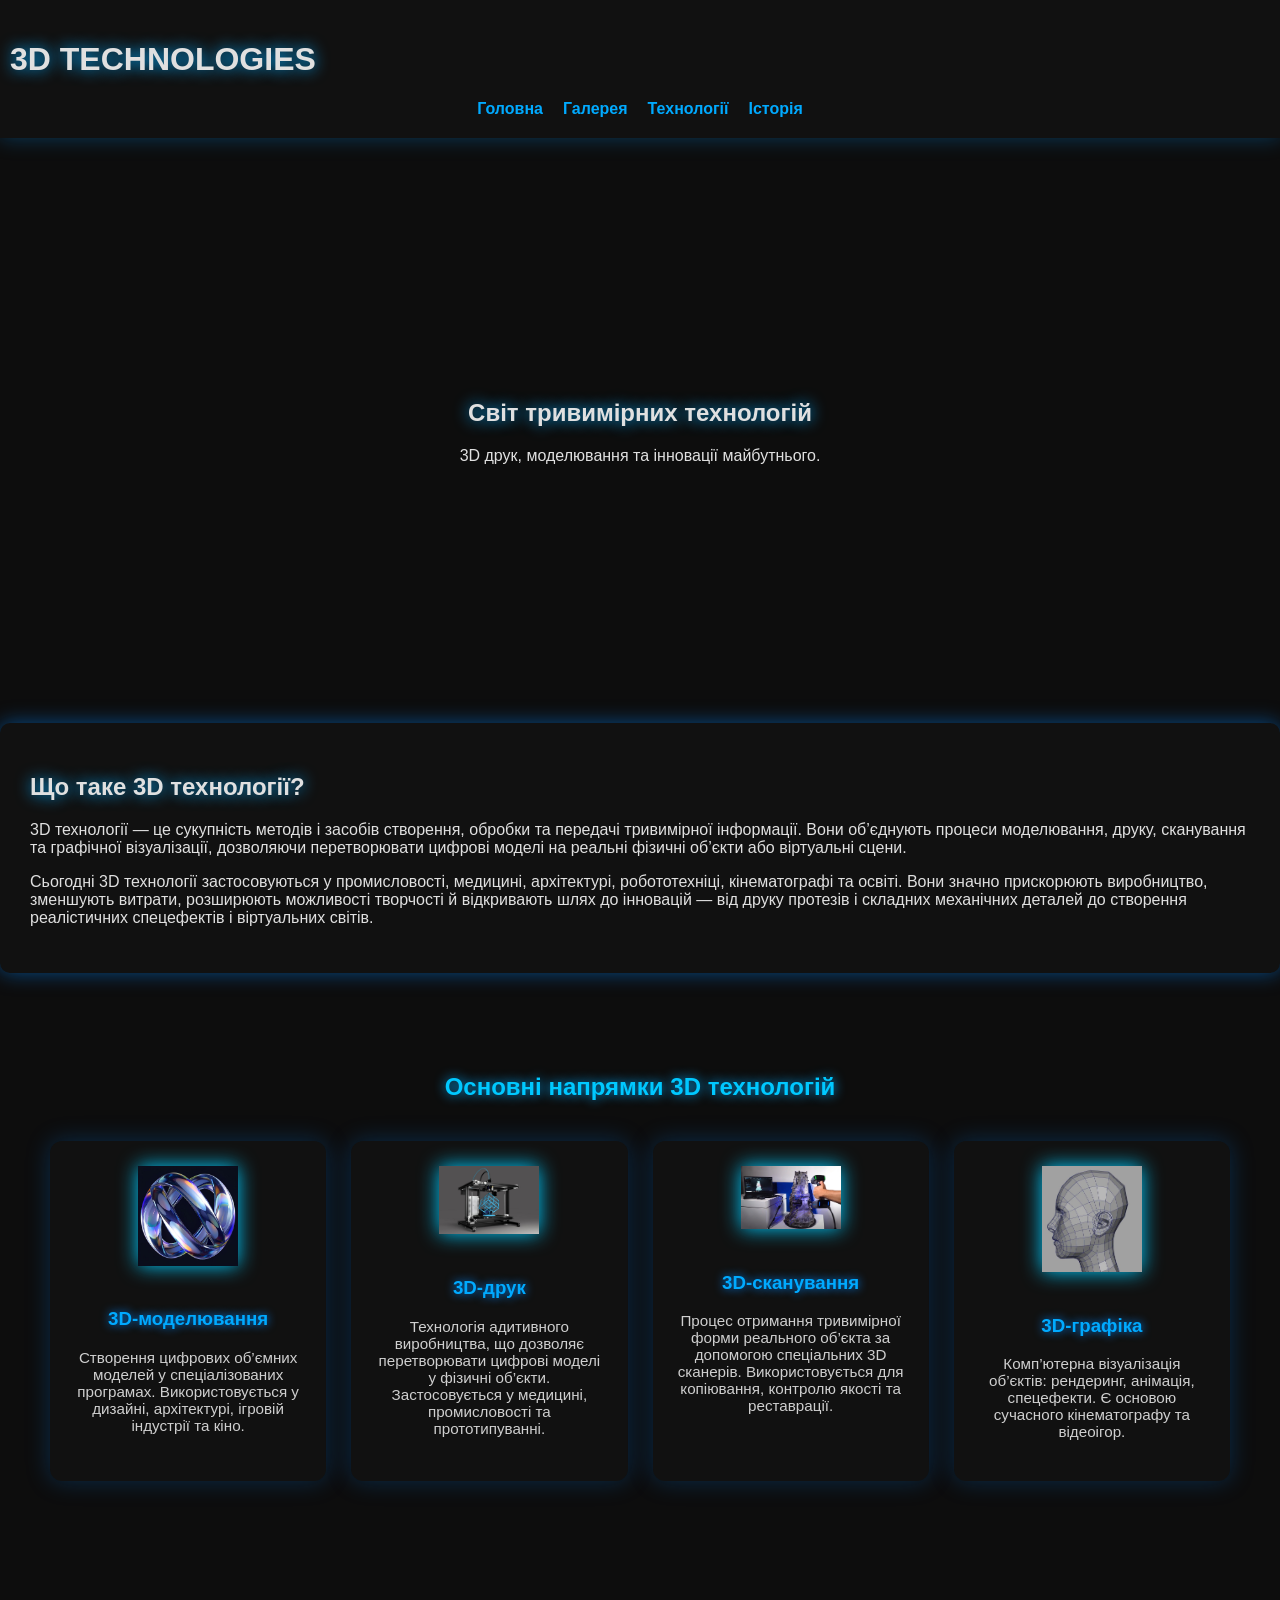
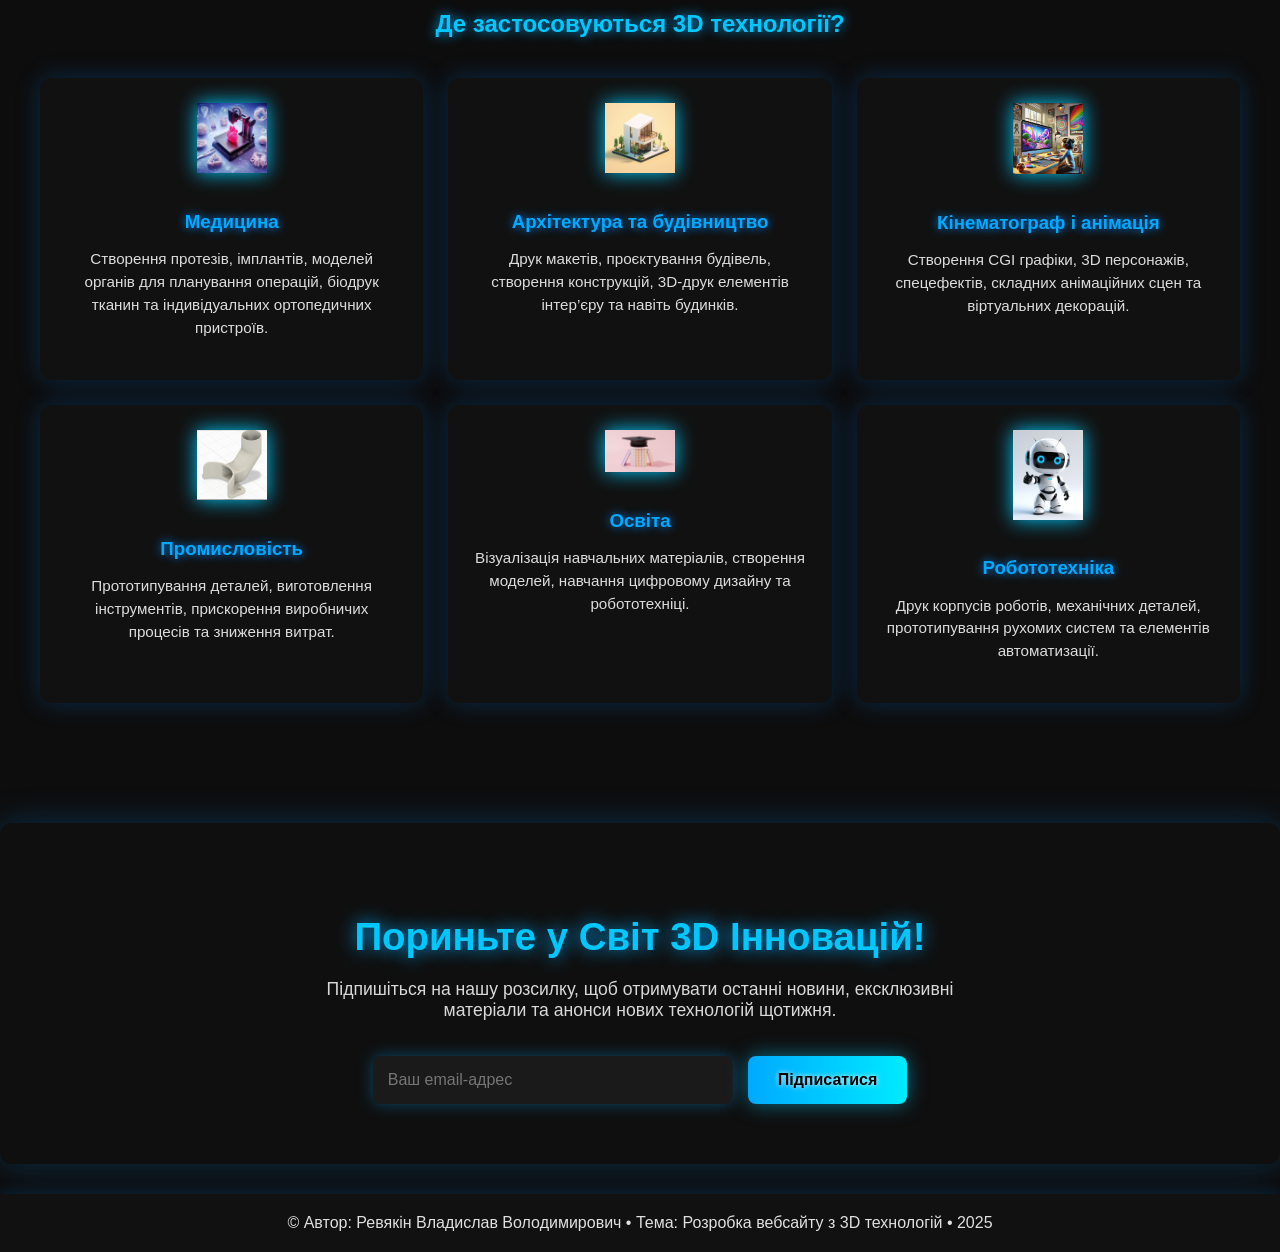
<file: index.html>
<!DOCTYPE html>
<html lang="uk">
<head>
    <meta charset="UTF-8">
    <meta name="viewport" content="width=device-width, initial-scale=1.0">
    <title>3D Technologies — Головна</title>
    <link rel="stylesheet" href="styles/main.css">
    <script src="scripts/menu.js" defer></script>
    <script src="scripts/subscribe.js" defer></script>

</head>
<body>

<header>
    <h1>3D TECHNOLOGIES</h1>

    <div class="burger" onclick="toggleMenu()">
        <div></div><div></div><div></div>
    </div>

    <nav class="nav">
        <a href="index.html">Головна</a>
        <a href="gallery.html">Галерея</a>
        <a href="technology.html">Технології</a>
        <a href="history.html">Історія</a>

    </nav>

    <div class="mobile-menu" id="mobileMenu">
        <a href="index.html">Головна</a>
        <a href="gallery.html">Галерея</a>
        <a href="technology.html">Технології</a>
        <a href="history.html">Історія</a>

    </div>
</header>

<section class="hero">
    <video autoplay muted loop class="hero-video">
        <source src="video/videoplayback.mp4" type="video/mp4">
    </video>
    <div class="hero-content">
        <h2>Світ тривимірних технологій</h2>
        <p>3D друк, моделювання та інновації майбутнього.</p>
    </div>
</section>

<section class="glow-block">
    <h2>Що таке 3D технології?</h2>

    <p>
        3D технології — це сукупність методів і засобів створення, обробки та
        передачі тривимірної інформації. Вони об’єднують процеси моделювання,
        друку, сканування та графічної візуалізації, дозволяючи перетворювати
        цифрові моделі на реальні фізичні об’єкти або віртуальні сцени.
    </p>

    <p>
        Сьогодні 3D технології застосовуються у промисловості, медицині,
        архітектурі, робототехніці, кінематографі та освіті. Вони значно
        прискорюють виробництво, зменшують витрати, розширюють можливості
        творчості й відкривають шлях до інновацій — від друку протезів і
        складних механічних деталей до створення реалістичних спецефектів
        і віртуальних світів.
    </p>
</section>


<section class="tech-types">
    <h2>Основні напрямки 3D технологій</h2>

    <div class="tech-grid">

        <div class="tech-card">
            <img src="images/icons/icons1.jpg" alt="3D Modeling">
            <h3>3D-моделювання</h3>
            <p>
                Створення цифрових об’ємних моделей у спеціалізованих програмах.
                Використовується у дизайні, архітектурі, ігровій індустрії та кіно.
            </p>
        </div>

        <div class="tech-card">
            <img src="images/icons/icons2.jpg" alt="3D Printing">
            <h3>3D-друк</h3>
            <p>
                Технологія адитивного виробництва, що дозволяє перетворювати
                цифрові моделі у фізичні об’єкти. Застосовується у медицині,
                промисловості та прототипуванні.
            </p>
        </div>

        <div class="tech-card">
            <img src="images/icons/icons4.jpg" alt="3D Scanning">
            <h3>3D-сканування</h3>
            <p>
                Процес отримання тривимірної форми реального об’єкта за допомогою
                спеціальних 3D сканерів. Використовується для копіювання,
                контролю якості та реставрації.
            </p>
        </div>

        <div class="tech-card">
            <img src="images/icons/icons3.jpg" alt="3D Graphics">
            <h3>3D-графіка</h3>
            <p>
                Комп’ютерна візуалізація об’єктів: рендеринг, анімація,
                спецефекти. Є основою сучасного кінематографу та відеоігор.
            </p>
        </div>

    </div>
</section>



<section class="applications">
    <h2>Де застосовуються 3D технології?</h2>

    <div class="apps-grid">

        <div class="app-card">
            <img src="images/icons/icons5.jpg" alt="Medicine">
            <h3>Медицина</h3>
            <p>
                Створення протезів, імплантів, моделей органів для планування операцій,
                біодрук тканин та індивідуальних ортопедичних пристроїв.
            </p>
        </div>

        <div class="app-card">
            <img src="images/icons/icons7.jpg" alt="Architecture">
            <h3>Архітектура та будівництво</h3>
            <p>
                Друк макетів, проєктування будівель, створення конструкцій,
                3D-друк елементів інтер’єру та навіть будинків.
            </p>
        </div>

        <div class="app-card">
            <img src="images/icons/icons6.jpg" alt="Cinema">
            <h3>Кінематограф і анімація</h3>
            <p>
                Створення CGI графіки, 3D персонажів, спецефектів,
                складних анімаційних сцен та віртуальних декорацій.
            </p>
        </div>

        <div class="app-card">
            <img src="images/icons/icons10.jpg" alt="Industry">
            <h3>Промисловість</h3>
            <p>
                Прототипування деталей, виготовлення інструментів,
                прискорення виробничих процесів та зниження витрат.
            </p>
        </div>

        <div class="app-card">
            <img src="images/icons/icons9.jpg" alt="Education">
            <h3>Освіта</h3>
            <p>
                Візуалізація навчальних матеріалів, створення моделей,
                навчання цифровому дизайну та робототехніці.
            </p>
        </div>

        <div class="app-card">
            <img src="images/icons/icons8.jpg" alt="Robotics">
            <h3>Робототехніка</h3>
            <p>
                Друк корпусів роботів, механічних деталей, прототипування
                рухомих систем та елементів автоматизації.
            </p>
        </div>

    </div>
</section>

<section class="subscribe-block">
    <h2>Пориньте у Світ 3D Інновацій!</h2>
    <p class="sub-text">
        Підпишіться на нашу розсилку, щоб отримувати останні новини,
        ексклюзивні матеріали та анонси нових технологій щотижня.
    </p>

    <div class="subscribe-form">
        <input type="email" id="emailInput" placeholder="Ваш email-адрес">
        <button onclick="subscribeUser()">Підписатися</button>
    </div>

    <p id="subscribeMessage" class="subscribe-message"></p>
</section>



<footer>
    © Автор: Ревякін Владислав Володимирович • Тема: Розробка вебсайту з 3D технологій • 2025
</footer>

</body>
</html>
</file>
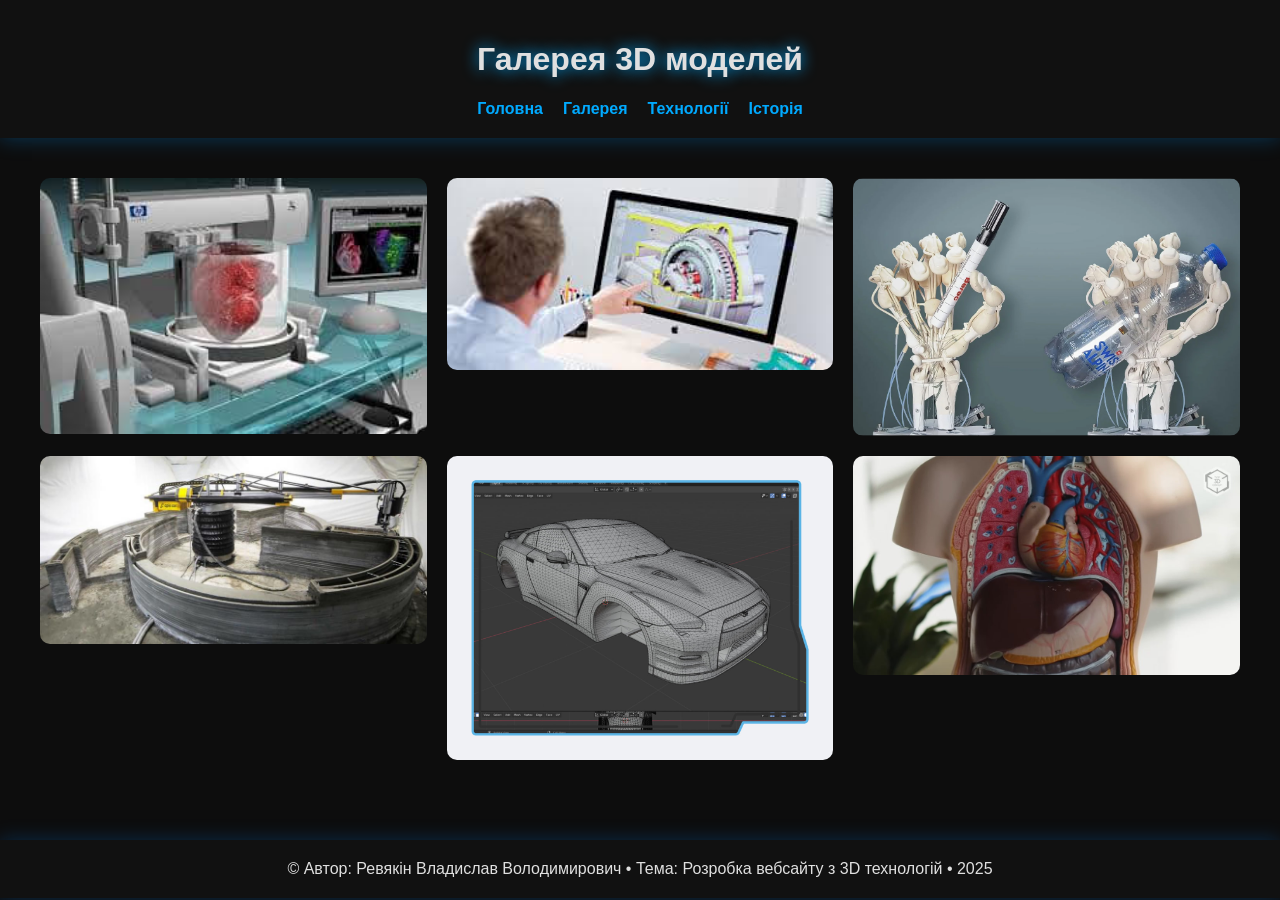
<file: gallery.html>
<!DOCTYPE html>
<html lang="uk">
<head>
    <meta charset="UTF-8">
    <meta name="viewport" content="width=device-width, initial-scale=1.0">
    <title>Галерея 3D моделей</title>
    <link rel="stylesheet" href="styles/gallery.css">
    <script src="scripts/menu.js" defer></script>
    <script src="scripts/gallery.js" defer></script>
</head>
<body>

<header>
    <h1>Галерея 3D моделей</h1>

    <div class="burger" onclick="toggleMenu()">
        <div></div><div></div><div></div>
    </div>

    <nav class="nav">
        <a href="index.html">Головна</a>
        <a href="gallery.html">Галерея</a>
        <a href="technology.html">Технології</a>
        <a href="history.html">Історія</a>

    </nav>

    <div class="mobile-menu" id="mobileMenu">
        <a href="index.html">Головна</a>
        <a href="gallery.html">Галерея</a>
        <a href="technology.html">Технології</a>
        <a href="history.html">Історія</a>

    </div>
</header>

<section class="gallery">
    <img src="images/gallery/model1.jpg" alt="">
    <img src="images/gallery/model2.jpg" alt="">
    <img src="images/gallery/model3.jpg" alt="">
    <img src="images/gallery/model4.jpg" alt="">
    <img src="images/gallery/model5.jpg" alt="">
    <img src="images/gallery/model6.jpg" alt="">
</section>

<footer>
    © Автор: Ревякін Владислав Володимирович • Тема: Розробка вебсайту з 3D технологій • 2025
</footer>

</body>
</html>
</file>
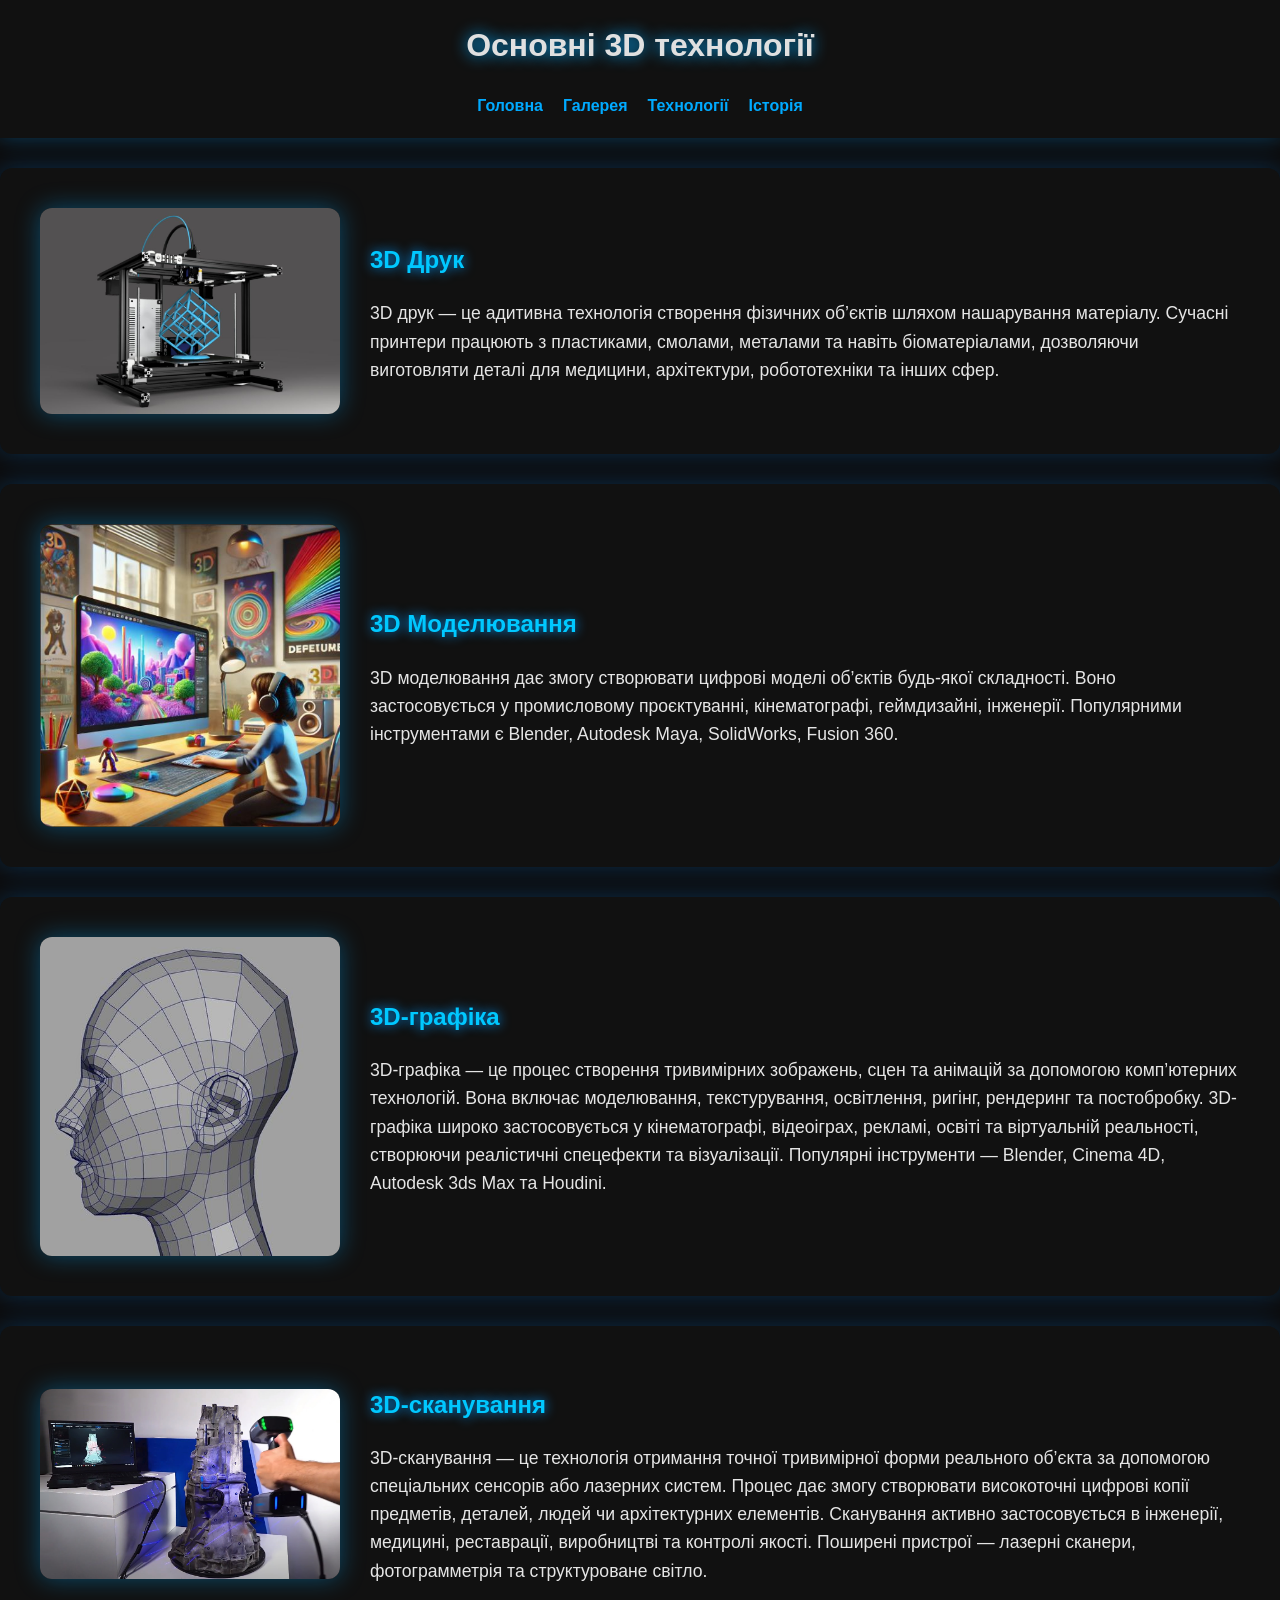
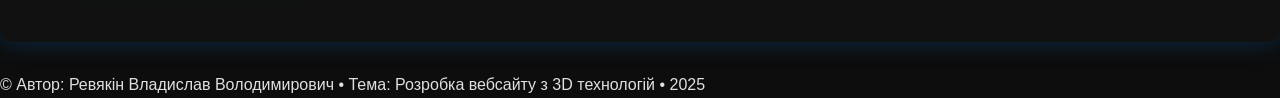
<file: technology.html>
<!DOCTYPE html>
<html lang="uk">
<head>
    <meta charset="UTF-8">
    <meta name="viewport" content="width=device-width, initial-scale=1.0">
    <title>3D Технології</title>
    <link rel="stylesheet" href="styles/technology.css">
    <script src="scripts/menu.js" defer></script>
</head>
<body>

<header>
    <h1>Основні 3D технології</h1>

    <div class="burger" onclick="toggleMenu()">
        <div></div><div></div><div></div>
    </div>

    <nav class="nav">
        <a href="index.html">Головна</a>
        <a href="gallery.html">Галерея</a>
        <a href="technology.html">Технології</a>
        <a href="history.html">Історія</a>

    </nav>

    <div class="mobile-menu" id="mobileMenu">
        <a href="index.html">Головна</a>
        <a href="gallery.html">Галерея</a>
        <a href="technology.html">Технології</a>
        <a href="history.html">Історія</a>

    </div>
</header>

<section class="tech-block">
    <img src="images/icons/icons2.jpg" alt="3D printer">
    <div>
        <h2>3D Друк</h2>
        <p>
            3D друк — це адитивна технологія створення фізичних об’єктів шляхом
            нашарування матеріалу. Сучасні принтери працюють з пластиками,
            смолами, металами та навіть біоматеріалами, дозволяючи виготовляти
            деталі для медицини, архітектури, робототехніки та інших сфер.
        </p>
    </div>
</section>

<section class="tech-block">
    <img src="images/icons/icons6.jpg" alt="3D modeling">
    <div>
        <h2>3D Моделювання</h2>
        <p>
            3D моделювання дає змогу створювати цифрові моделі об’єктів будь-якої
            складності. Воно застосовується у промисловому проєктуванні,
            кінематографі, геймдизайні, інженерії. Популярними інструментами є
            Blender, Autodesk Maya, SolidWorks, Fusion 360.
        </p>
    </div>
</section>

<section class="tech-block">
    <img src="images/icons/icons3.jpg" alt="3D graphics">
    <div>
        <h2>3D-графіка</h2>
        <p>
            3D-графіка — це процес створення тривимірних зображень, сцен та
            анімацій за допомогою комп’ютерних технологій. Вона включає моделювання,
            текстурування, освітлення, ригінг, рендеринг та постобробку.
            3D-графіка широко застосовується у кінематографі, відеоіграх, рекламі,
            освіті та віртуальній реальності, створюючи реалістичні спецефекти
            та візуалізації. Популярні інструменти — Blender, Cinema 4D,
            Autodesk 3ds Max та Houdini.
        </p>
    </div>
</section>


<section class="tech-block">
    <img src="images/icons/icons4.jpg" alt="3D scanning">
    <div>
        <h2>3D-сканування</h2>
        <p>
            3D-сканування — це технологія отримання точної тривимірної форми
            реального об’єкта за допомогою спеціальних сенсорів або лазерних систем.
            Процес дає змогу створювати високоточні цифрові копії предметів,
            деталей, людей чи архітектурних елементів. Сканування активно
            застосовується в інженерії, медицині, реставрації, виробництві
            та контролі якості. Поширені пристрої — лазерні сканери, фотограмметрія
            та структуроване світло.
        </p>
    </div>
</section>


<footer>
    © Автор: Ревякін Владислав Володимирович • Тема: Розробка вебсайту з 3D технологій • 2025
</footer>

</body>
</html>
</file>
<file: styles/main.css>
body {
    margin: 0;
    font-family: 'Segoe UI', sans-serif;
    background: #0d0d0d;
    color: #e0e0e0;
    overflow-x: hidden;
}

h1, h2 {
    text-shadow: 0 0 15px #00aaff;
}

a {
    transition: 0.3s ease;
}

header {
    background: #111;
    padding: 20px 10px;
    position: sticky;
    top: 0;
    z-index: 1000;
    box-shadow: 0 0 20px #0099ff50;
}

.nav {
    display: flex;
    justify-content: center;
    gap: 20px;
}

.nav a {
    color: #00aaff;
    font-weight: bold;
    text-decoration: none;
    position: relative;
}

.nav a:hover {
    color: #ffffff;
    text-shadow: 0 0 10px #00ccff;
}

.burger {
    display: none;
    cursor: pointer;
    width: 40px;
    flex-direction: column;
    gap: 6px;
}

.burger div {
    height: 4px;
    background: #00aaff;
    border-radius: 2px;
    transition: 0.3s;
}

.mobile-menu {
    display: none;
    flex-direction: column;
    background: #111;
    padding: 20px;
    gap: 15px;
}

.mobile-menu a {
    color: #00aaff;
    font-size: 20px;
}

.show {
    display: flex !important;
}

.hero {
    height: 65vh;
    position: relative;
    display: flex;
    align-items: center;
    justify-content: center;
}

.hero-video {
    position: absolute;
    width: 100%;
    height: 100%;
    object-fit: cover;
    filter: brightness(40%);
}

.hero-content {
    z-index: 10;
    text-align: center;
    animation: fadeIn 2s ease;
}

@keyframes fadeIn {
    from {opacity: 0; transform: translateY(30px);}
    to {opacity: 1; transform: translateY(0);}
}

.glow-block {
    padding: 30px;
    margin-bottom: 30px;
    background: #111;
    border-radius: 10px;
    box-shadow: 0 0 20px #0088ff80;
    transition: 0.3s;
}

.glow-block:hover {
    box-shadow: 0 0 35px #00ccff;
    transform: translateY(-5px);
}

footer {
    text-align: center;
    padding: 20px;
    margin-top: 30px;
    background: #111;
    box-shadow: 0 0 15px #0088ff40;
}

@media (max-width: 768px) {
    .nav { display: none; }
    .burger { display: flex; margin: auto; }

    .hero {
        height: 45vh;
    }
}



.burger.open div:nth-child(1) {
    transform: rotate(45deg) translateY(10px);
}

.burger.open div:nth-child(2) {
    opacity: 0;
}

.burger.open div:nth-child(3) {
    transform: rotate(-45deg) translateY(-10px);
}


@keyframes zoomIn {
    from {
        opacity: 0;
        transform: scale(0.6);
    }
    to {
        opacity: 1;
        transform: scale(1);
    }
}




.tech-types {
    padding: 50px;
    text-align: center;
}

.tech-types h2 {
    color: #00c8ff;
    text-shadow: 0 0 12px #00aaff;
    margin-bottom: 40px;
}

.tech-grid {
    display: grid;
    grid-template-columns: repeat(4, 1fr);
    gap: 25px;
}

.tech-card {
    background: #111;
    padding: 25px;
    border-radius: 12px;
    box-shadow: 0 0 25px #0088ff40;
    transition: 0.3s ease;
}

.tech-card:hover {
    transform: translateY(-7px);
    box-shadow: 0 0 35px #00ccff;
}

.tech-card img {
    width: 100px;
    margin-bottom: 20px;
    filter: drop-shadow(0 0 10px #00ccff);
}

.tech-card h3 {
    color: #00aaff;
    text-shadow: 0 0 10px #0088ff;
}

.tech-card p {
    font-size: 0.95rem;
    color: #cfcfcf;
}


@media (max-width: 1024px) {
    .tech-grid {
        grid-template-columns: repeat(2, 1fr);
    }
}

@media (max-width: 768px) {
    .tech-grid {
        grid-template-columns: repeat(1, 1fr);
    }
}



.applications {
    padding: 60px 40px;
    text-align: center;
}

.applications h2 {
    color: #00c8ff;
    text-shadow: 0 0 12px #00aaff;
    margin-bottom: 40px;
}

.apps-grid {
    display: grid;
    grid-template-columns: repeat(3, 1fr);
    gap: 25px;
}

.app-card {
    background: #111;
    padding: 25px;
    border-radius: 12px;
    box-shadow: 0 0 25px #0088ff40;
    transition: 0.3s ease;
    text-align: center;
}

.app-card:hover {
    transform: translateY(-7px);
    box-shadow: 0 0 35px #00ccff;
}

.app-card img {
    width: 70px;
    margin-bottom: 15px;
    filter: drop-shadow(0 0 10px #00ccff);
}

.app-card h3 {
    color: #00aaff;
    margin-bottom: 10px;
    text-shadow: 0 0 10px #0088ff;
}

.app-card p {
    color: #dcdcdc;
    font-size: 0.95rem;
    line-height: 1.5;
}


@media (max-width: 1024px) {
    .apps-grid {
        grid-template-columns: repeat(2, 1fr);
    }
}

@media (max-width: 768px) {
    .apps-grid {
        grid-template-columns: repeat(1, 1fr);
    }
}





.subscribe-block {
    text-align: center;
    padding: 60px 40px;
    margin-top: 60px;
    background: #0f0f0f;
    border-radius: 12px;
    box-shadow: 0 0 35px #0099ff40;
}

.subscribe-block h2 {
    font-size: 2.4rem;
    color: #00c8ff;
    text-shadow: 0 0 18px #00aaff;
    margin-bottom: 20px;
}

.subscribe-block .sub-text {
    max-width: 700px;
    margin: auto;
    font-size: 1.1rem;
    color: #d8d8d8;
    margin-bottom: 35px;
}

.subscribe-form {
    display: flex;
    justify-content: center;
    gap: 15px;
    flex-wrap: wrap;
}

.subscribe-form input {
    width: 330px;
    padding: 15px;
    font-size: 1rem;
    border: none;
    border-radius: 8px;
    outline: none;
    background: #1a1a1a;
    color: #fff;
    box-shadow: 0 0 15px #00aaff60;
    transition: 0.3s ease;
}

.subscribe-form input:focus {
    box-shadow: 0 0 25px #00ccff;
}

.subscribe-form button {
    padding: 15px 30px;
    font-size: 1rem;
    border: none;
    border-radius: 8px;
    cursor: pointer;
    background: linear-gradient(90deg, #00aaff, #00eaff);
    color: #000;
    font-weight: bold;
    text-shadow: 0 0 5px #ffffff;
    box-shadow: 0 0 20px #00ccff80;
    transition: 0.3s ease;
}

.subscribe-form button:hover {
    transform: translateY(-3px);
    box-shadow: 0 0 30px #00eaff;
}

.subscribe-message {
    margin-top: 20px;
    font-size: 1.1rem;
    color: #00eaff;
    text-shadow: 0 0 10px #00ccff;
    display: none;
}

@media (max-width: 480px) {
    .subscribe-block h2 {
        font-size: 1.8rem;
    }
    .subscribe-form input {
        width: 90%;
    }
}
</file>
<file: styles/gallery.css>
body {
    margin: 0;
    font-family: 'Segoe UI', sans-serif;
    background: #0d0d0d;
    color: #e0e0e0;
}

header {
    background: #111;
    padding: 20px;
    text-align: center;
    box-shadow: 0 0 20px #0099ff50;
}

header h1 {
    text-shadow: 0 0 15px #00aaff;
}

.nav {
    display: flex;
    justify-content: center;
    gap: 20px;
}

.nav a {
    color: #00aaff;
    text-decoration: none;
    font-weight: bold;
    transition: 0.3s;
}

.nav a:hover {
    color: #ffffff;
    text-shadow: 0 0 10px #00ccff;
}

.burger {
    display: none;
    cursor: pointer;
    width: 40px;
    margin: auto;
    margin-bottom: 10px;
    flex-direction: column;
    gap: 6px;
}

.burger div {
    height: 4px;
    background: #00aaff;
    border-radius: 2px;
    transition: 0.4s;
}

.mobile-menu {
    display: none;
    flex-direction: column;
    padding: 15px;
    background: #111;
    gap: 15px;
}

.mobile-menu a {
    color: #00aaff;
    text-decoration: none;
    font-size: 18px;
}

.show {
    display: flex !important;
}

.burger.open div:nth-child(1) {
    transform: rotate(45deg) translateY(10px);
}
.burger.open div:nth-child(2) {
    opacity: 0;
}
.burger.open div:nth-child(3) {
    transform: rotate(-45deg) translateY(-10px);
}

.gallery {
    padding: 40px;
    display: grid;
    gap: 20px;

    grid-template-columns: repeat(3, 1fr);
}

.gallery img {
    width: 100%;
    border-radius: 10px;
    object-fit: cover;

    transition: transform 0.3s ease,
                box-shadow 0.3s ease,
                filter 0.3s ease;

    cursor: zoom-in;
}

.gallery img:hover {
    transform: scale(1.07);
    box-shadow: 0 0 25px #00aaff;
    filter: brightness(1.2);
}

footer {
    text-align: center;
    padding: 20px;
    background: #111;
    margin-top: 40px;
    box-shadow: 0 0 20px #0088ff40;
}


@media (max-width: 1024px) {
    .gallery {
        grid-template-columns: repeat(2, 1fr);
    }

    header h1 {
        font-size: 26px;
    }
}

@media (max-width: 768px) {

    .nav { display: none; }
    .burger { display: flex; }

    .gallery {
        grid-template-columns: repeat(1, 1fr);
    }

    .gallery img:hover {
        transform: scale(1.03);
    }
}
</file>
<file: styles/technology.css>
body {
    margin: 0;
    font-family: 'Segoe UI', sans-serif;
    background: #0d0d0d;
    color: #e0e0e0;
    line-height: 1.6;
}

header {
    background: #111;
    padding: 20px;
    text-align: center;
    box-shadow: 0 0 20px #0099ff50;
    position: sticky;
    top: 0;
    z-index: 999;
}

header h1 {
    margin-top: 0;
    text-shadow: 0 0 15px #00aaff;
}

.nav {
    display: flex;
    justify-content: center;
    gap: 20px;
}

.nav a {
    color: #00aaff;
    text-decoration: none;
    font-weight: bold;
    transition: 0.3s;
}

.nav a:hover {
    color: #ffffff;
    text-shadow: 0 0 10px #00ccff;
}

.burger {
    display: none;
    cursor: pointer;
    width: 40px;
    margin: auto;
    margin-bottom: 10px;
    flex-direction: column;
    gap: 6px;
}

.burger div {
    height: 4px;
    background: #00aaff;
    border-radius: 2px;
    transition: 0.4s;
}

.mobile-menu {
    display: none;
    flex-direction: column;
    padding: 15px;
    background: #111;
    gap: 15px;
}

.mobile-menu a {
    color: #00aaff;
    text-decoration: none;
    font-size: 18px;
}

.show {
    display: flex !important;
}

.burger.open div:nth-child(1) {
    transform: rotate(45deg) translateY(10px);
}
.burger.open div:nth-child(2) {
    opacity: 0;
}
.burger.open div:nth-child(3) {
    transform: rotate(-45deg) translateY(-10px);
}

.tech-block {
    display: flex;
    align-items: center;
    gap: 30px;
    padding: 40px;
    margin: 30px auto;
    background: #111;
    border-radius: 12px;

    box-shadow: 0 0 25px #0088ff40;
    transition: 0.3s ease;
}

.tech-block:hover {
    box-shadow: 0 0 35px #00ccff;
    transform: translateY(-5px);
}

.tech-block img {
    width: 25%;
    border-radius: 12px;

    box-shadow: 0 0 25px #00aaff60;
    transition: 0.4s ease;
}

.tech-block img:hover {
    transform: scale(1.03);
    box-shadow: 0 0 35px #00ccff;
}

.tech-block h2 {
    color: #00c8ff;
    text-shadow: 0 0 12px #0099ff;
}

.tech-block p {
    font-size: 1.1rem;
    color: #e5e5e5;
}


@media (max-width: 1024px) {
    .tech-block img {
        width: 50%;
    }
}

@media (max-width: 768px) {

    .nav { display: none; }
    .burger { display: flex; }

    .tech-block {
        flex-direction: column;
        text-align: center;
        padding: 25px;
    }

    .tech-block img {
        width: 100%;
    }

    .tech-block p {
        font-size: 1rem;
    }
}

@media (max-width: 480px) {

    header h1 {
        font-size: 22px;
    }

    .tech-block {
        padding: 20px;
        margin: 20px 10px;
    }
}
</file>
